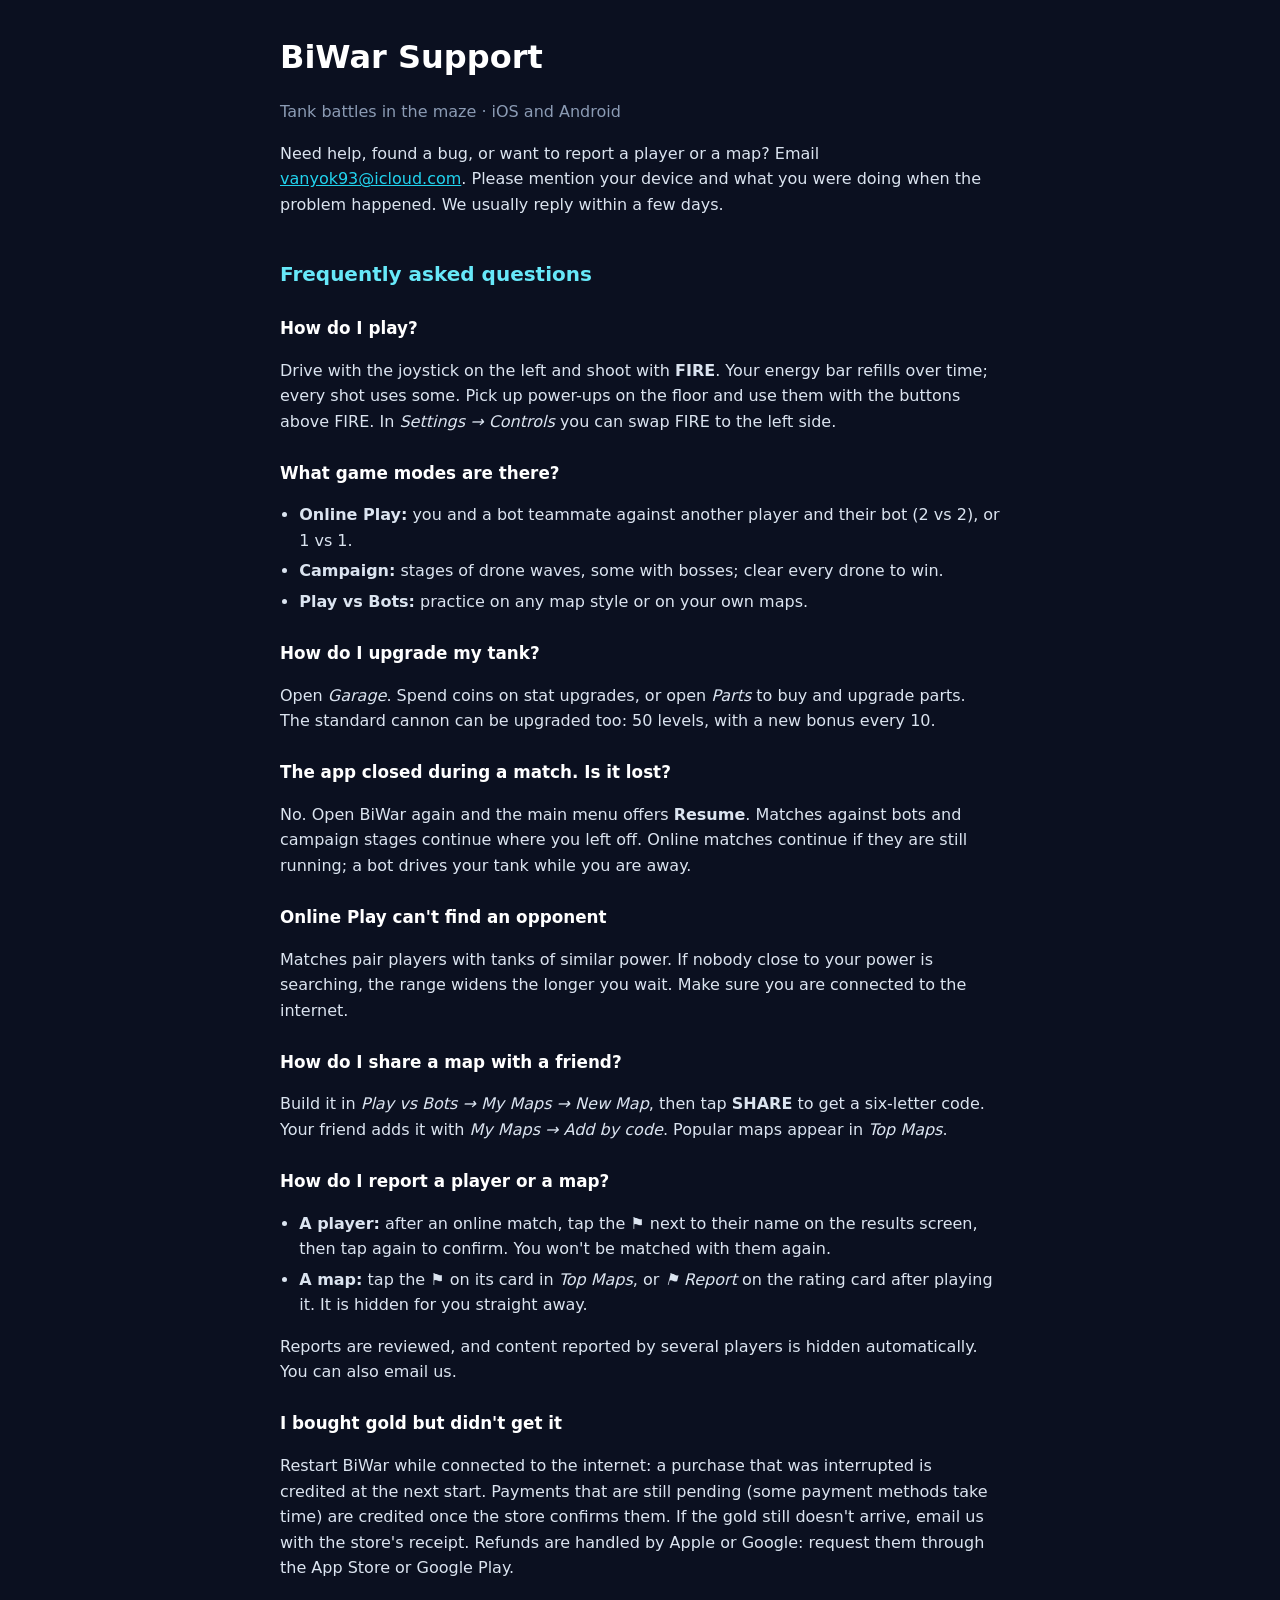
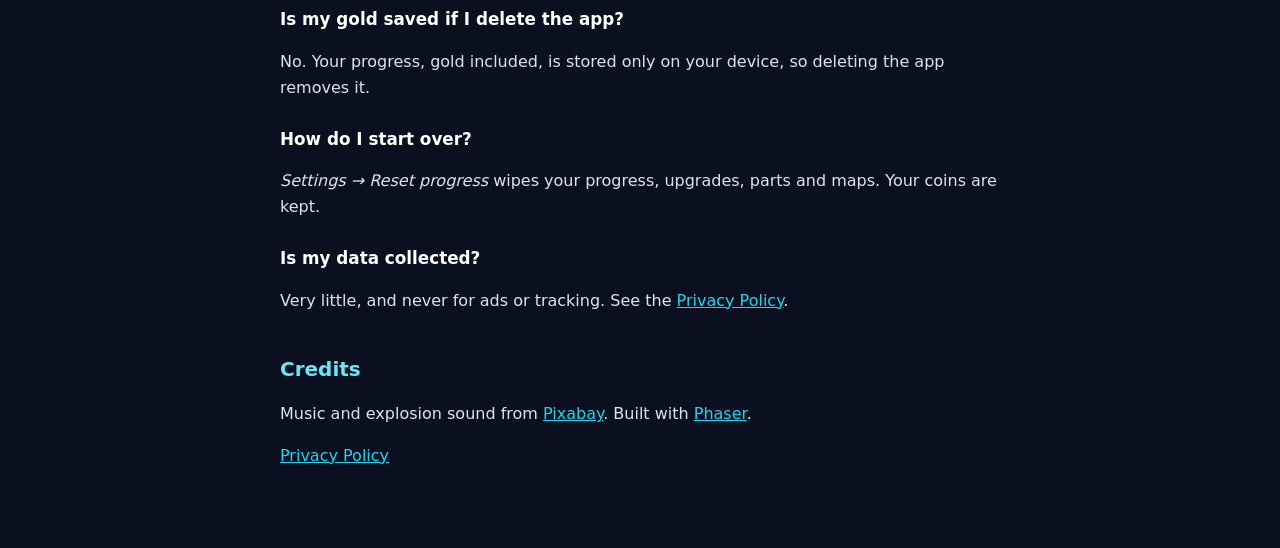
<file: index.html>
<!doctype html>
<html lang="en">
<head>
<meta charset="utf-8">
<meta name="viewport" content="width=device-width,initial-scale=1">
<title>BiWar – Support</title>
<link rel="stylesheet" href="style.css">
</head>
<body>
<main>
<h1>BiWar Support</h1>
<p class="muted">Tank battles in the maze · iOS and Android</p>

<p>Need help, found a bug, or want to report a player or a map? Email
<a href="mailto:vanyok93@icloud.com">vanyok93@icloud.com</a>. Please mention your device and what you were doing when the
problem happened. We usually reply within a few days.</p>

<h2>Frequently asked questions</h2>

<h3>How do I play?</h3>
<p>Drive with the joystick on the left and shoot with <strong>FIRE</strong>. Your energy bar refills over time;
every shot uses some. Pick up power-ups on the floor and use them with the buttons above FIRE. In
<em>Settings → Controls</em> you can swap FIRE to the left side.</p>

<h3>What game modes are there?</h3>
<ul>
  <li><strong>Online Play:</strong> you and a bot teammate against another player and their bot (2 vs 2), or 1 vs 1.</li>
  <li><strong>Campaign:</strong> stages of drone waves, some with bosses; clear every drone to win.</li>
  <li><strong>Play vs Bots:</strong> practice on any map style or on your own maps.</li>
</ul>

<h3>How do I upgrade my tank?</h3>
<p>Open <em>Garage</em>. Spend coins on stat upgrades, or open <em>Parts</em> to buy and upgrade parts. The standard
cannon can be upgraded too: 50 levels, with a new bonus every 10.</p>

<h3>The app closed during a match. Is it lost?</h3>
<p>No. Open BiWar again and the main menu offers <strong>Resume</strong>. Matches against bots and campaign stages
continue where you left off. Online matches continue if they are still running; a bot drives your tank while you
are away.</p>

<h3>Online Play can't find an opponent</h3>
<p>Matches pair players with tanks of similar power. If nobody close to your power is searching, the range widens
the longer you wait. Make sure you are connected to the internet.</p>

<h3>How do I share a map with a friend?</h3>
<p>Build it in <em>Play vs Bots → My Maps → New Map</em>, then tap <strong>SHARE</strong> to get a six-letter code.
Your friend adds it with <em>My Maps → Add by code</em>. Popular maps appear in <em>Top Maps</em>.</p>

<h3>How do I report a player or a map?</h3>
<ul>
  <li><strong>A player:</strong> after an online match, tap the ⚑ next to their name on the results screen, then
    tap again to confirm. You won't be matched with them again.</li>
  <li><strong>A map:</strong> tap the ⚑ on its card in <em>Top Maps</em>, or <em>⚑ Report</em> on the rating card
    after playing it. It is hidden for you straight away.</li>
</ul>
<p>Reports are reviewed, and content reported by several players is hidden automatically. You can also email us.</p>

<h3>I bought gold but didn't get it</h3>
<p>Restart BiWar while connected to the internet: a purchase that was interrupted is credited at the next start.
Payments that are still pending (some payment methods take time) are credited once the store confirms them. If the
gold still doesn't arrive, email us with the store's receipt. Refunds are handled by Apple or Google: request them
through the App Store or Google Play.</p>

<h3>Is my gold saved if I delete the app?</h3>
<p>No. Your progress, gold included, is stored only on your device, so deleting the app removes it.</p>

<h3>How do I start over?</h3>
<p><em>Settings → Reset progress</em> wipes your progress, upgrades, parts and maps. Your coins are kept.</p>

<h3>Is my data collected?</h3>
<p>Very little, and never for ads or tracking. See the <a href="privacy.html">Privacy Policy</a>.</p>

<h2>Credits</h2>
<p>Music and explosion sound from <a href="https://pixabay.com">Pixabay</a>. Built with
<a href="https://phaser.io">Phaser</a>.</p>

<p class="muted"><a href="privacy.html">Privacy Policy</a></p>
</main>
</body>
</html>
</file>
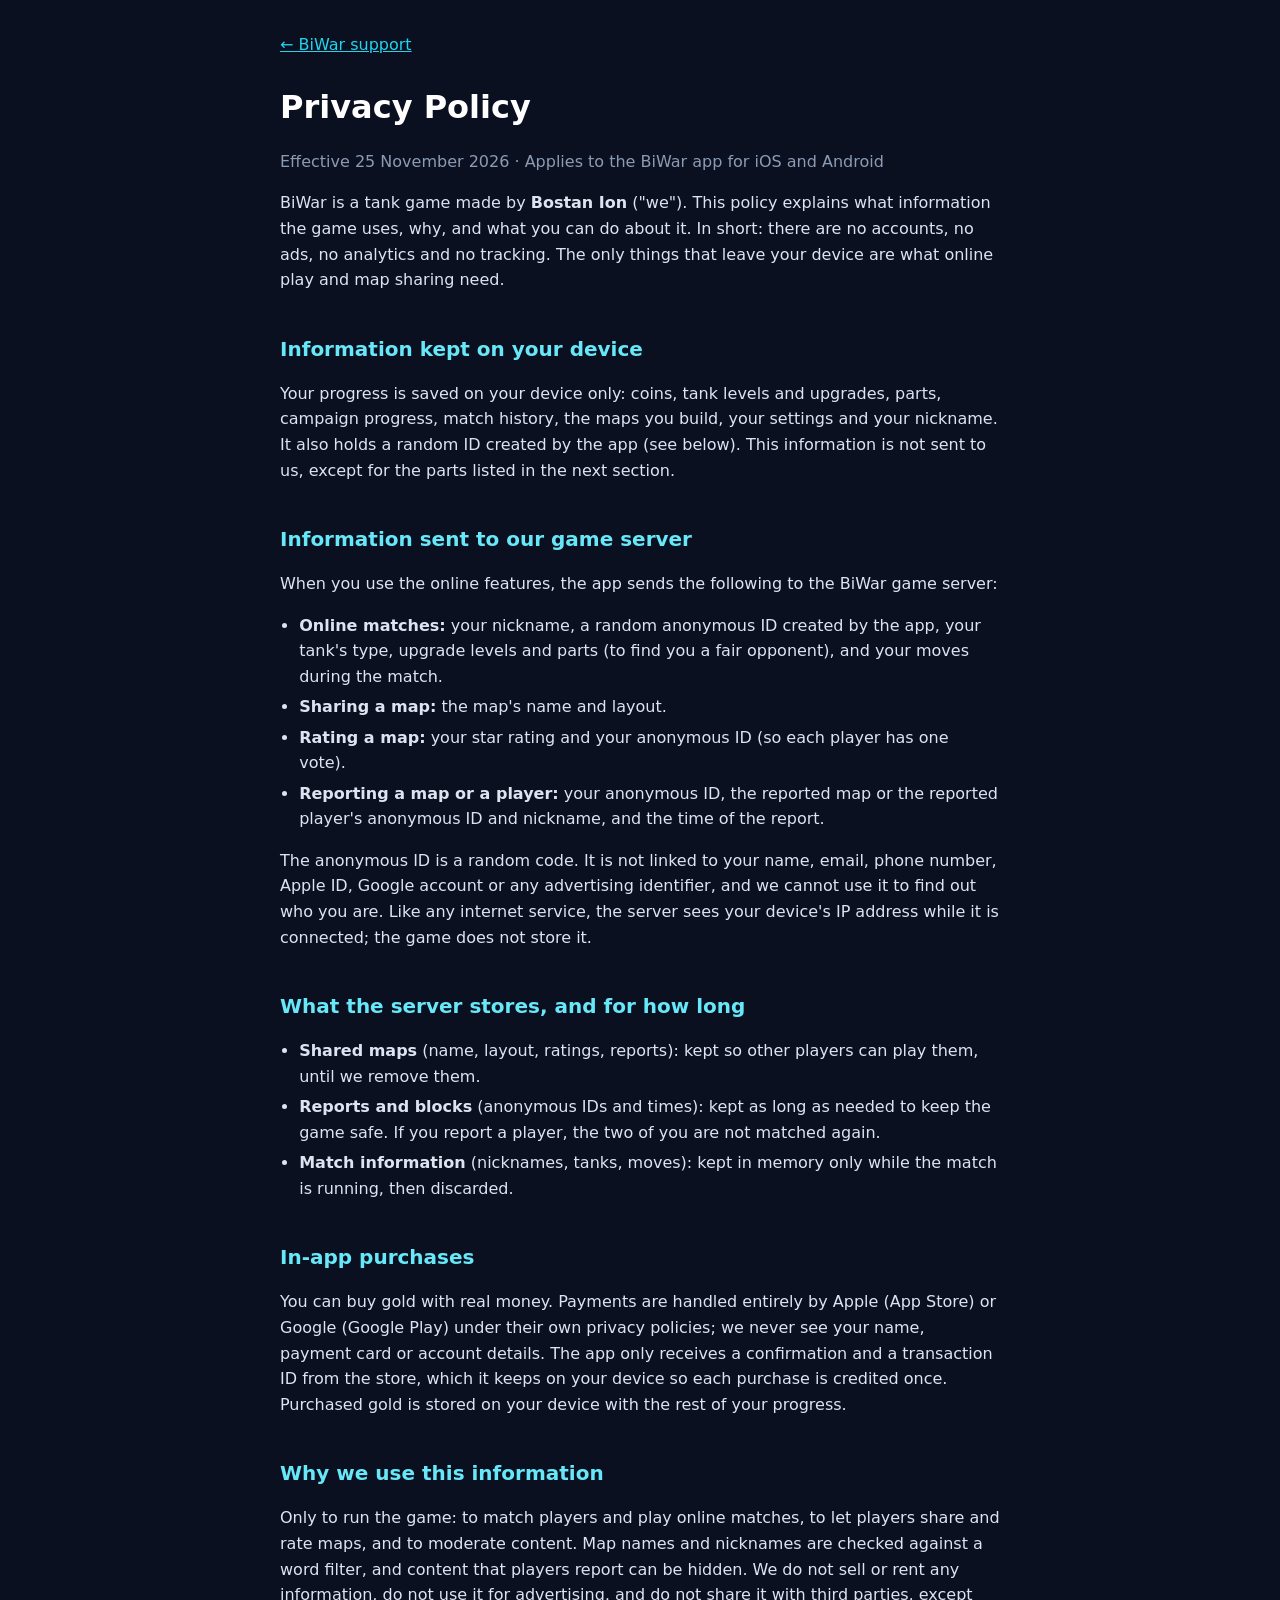
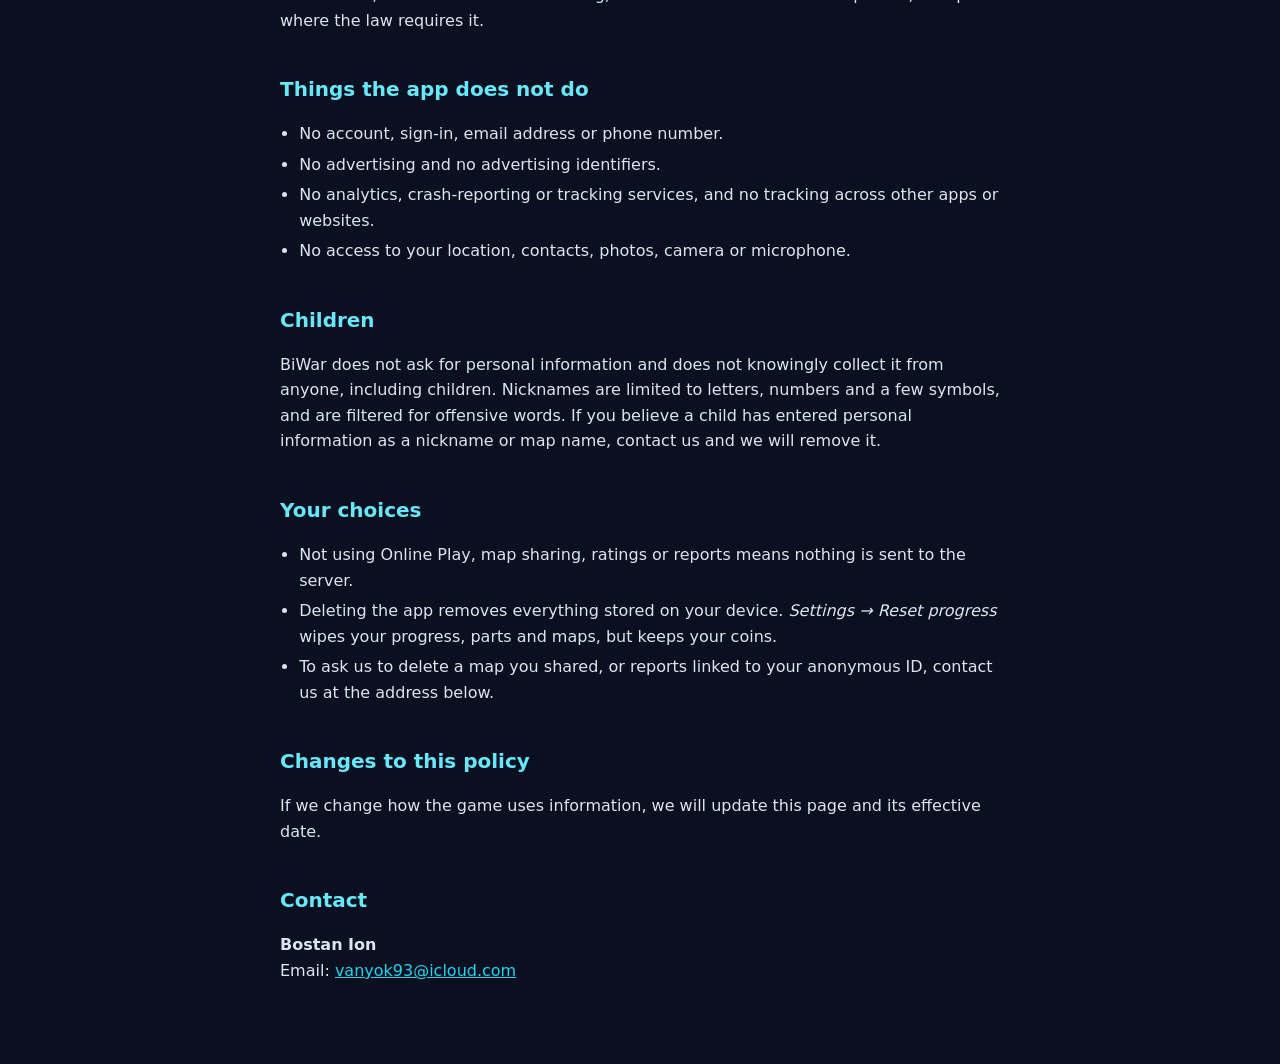
<file: privacy.html>
<!doctype html>
<html lang="en">
<head>
<meta charset="utf-8">
<meta name="viewport" content="width=device-width,initial-scale=1">
<title>BiWar – Privacy Policy</title>
<link rel="stylesheet" href="style.css">
</head>
<body>
<main>
<p class="nav"><a href="index.html">← BiWar support</a></p>
<h1>Privacy Policy</h1>
<p class="muted">Effective 25 November 2026 · Applies to the BiWar app for iOS and Android</p>

<p>BiWar is a tank game made by <strong>Bostan Ion</strong> ("we"). This policy explains what information the
game uses, why, and what you can do about it. In short: there are no accounts, no ads, no analytics and no tracking.
The only things that leave your device are what online play and map sharing need.</p>

<h2>Information kept on your device</h2>
<p>Your progress is saved on your device only: coins, tank levels and upgrades, parts, campaign progress, match
history, the maps you build, your settings and your nickname. It also holds a random ID created by the app (see
below). This information is not sent to us, except for the parts listed in the next section.</p>

<h2>Information sent to our game server</h2>
<p>When you use the online features, the app sends the following to the BiWar game server:</p>
<ul>
  <li><strong>Online matches:</strong> your nickname, a random anonymous ID created by the app, your tank's type,
    upgrade levels and parts (to find you a fair opponent), and your moves during the match.</li>
  <li><strong>Sharing a map:</strong> the map's name and layout.</li>
  <li><strong>Rating a map:</strong> your star rating and your anonymous ID (so each player has one vote).</li>
  <li><strong>Reporting a map or a player:</strong> your anonymous ID, the reported map or the reported player's
    anonymous ID and nickname, and the time of the report.</li>
</ul>
<p>The anonymous ID is a random code. It is not linked to your name, email, phone number, Apple ID, Google account or
any advertising identifier, and we cannot use it to find out who you are. Like any internet service, the server
sees your device's IP address while it is connected; the game does not store it.</p>

<h2>What the server stores, and for how long</h2>
<ul>
  <li><strong>Shared maps</strong> (name, layout, ratings, reports): kept so other players can play them, until we
    remove them.</li>
  <li><strong>Reports and blocks</strong> (anonymous IDs and times): kept as long as needed to keep the game safe.
    If you report a player, the two of you are not matched again.</li>
  <li><strong>Match information</strong> (nicknames, tanks, moves): kept in memory only while the match is
    running, then discarded.</li>
</ul>

<h2>In-app purchases</h2>
<p>You can buy gold with real money. Payments are handled entirely by Apple (App Store) or Google (Google Play) under
their own privacy policies; we never see your name, payment card or account details. The app only receives a
confirmation and a transaction ID from the store, which it keeps on your device so each purchase is credited once.
Purchased gold is stored on your device with the rest of your progress.</p>

<h2>Why we use this information</h2>
<p>Only to run the game: to match players and play online matches, to let players share and rate maps, and to
moderate content. Map names and nicknames are checked against a word filter, and content that players report can
be hidden. We do not sell or rent any information, do not use it for advertising, and do not share it with third
parties, except where the law requires it.</p>

<h2>Things the app does not do</h2>
<ul>
  <li>No account, sign-in, email address or phone number.</li>
  <li>No advertising and no advertising identifiers.</li>
  <li>No analytics, crash-reporting or tracking services, and no tracking across other apps or websites.</li>
  <li>No access to your location, contacts, photos, camera or microphone.</li>
</ul>

<h2>Children</h2>
<p>BiWar does not ask for personal information and does not knowingly collect it from anyone, including children.
Nicknames are limited to letters, numbers and a few symbols, and are filtered for offensive words. If you believe a
child has entered personal information as a nickname or map name, contact us and we will remove it.</p>

<h2>Your choices</h2>
<ul>
  <li>Not using Online Play, map sharing, ratings or reports means nothing is sent to the server.</li>
  <li>Deleting the app removes everything stored on your device. <em>Settings → Reset progress</em> wipes your
    progress, parts and maps, but keeps your coins.</li>
  <li>To ask us to delete a map you shared, or reports linked to your anonymous ID, contact us at the address
    below.</li>
</ul>

<h2>Changes to this policy</h2>
<p>If we change how the game uses information, we will update this page and its effective date.</p>

<h2>Contact</h2>
<p><strong>Bostan Ion</strong><br>Email: <a href="mailto:vanyok93@icloud.com">vanyok93@icloud.com</a></p>
</main>
</body>
</html>
</file>
<file: style.css>
/* BiWar support pages: the game's dark navy and neon cyan, readable on phones */
:root { color-scheme: dark; }
body { margin: 0; background: #0b1020; color: #dbe4f0; font: 16px/1.6 system-ui, -apple-system, "Segoe UI", Roboto, sans-serif; }
main { max-width: 720px; margin: 0 auto; padding: 32px 20px 64px; }
h1 { color: #fff; font-size: 2rem; margin: 0 0 4px; }
h2 { color: #67e8f9; font-size: 1.25rem; margin: 2em 0 .5em; }
h3 { color: #fff; font-size: 1.05rem; margin: 1.5em 0 .3em; }
a { color: #22d3ee; }
ul { padding-left: 1.2em; }
li { margin: .3em 0; }
.muted { color: #8b9bb4; }
.nav { margin: 0 0 24px; }
</file>
